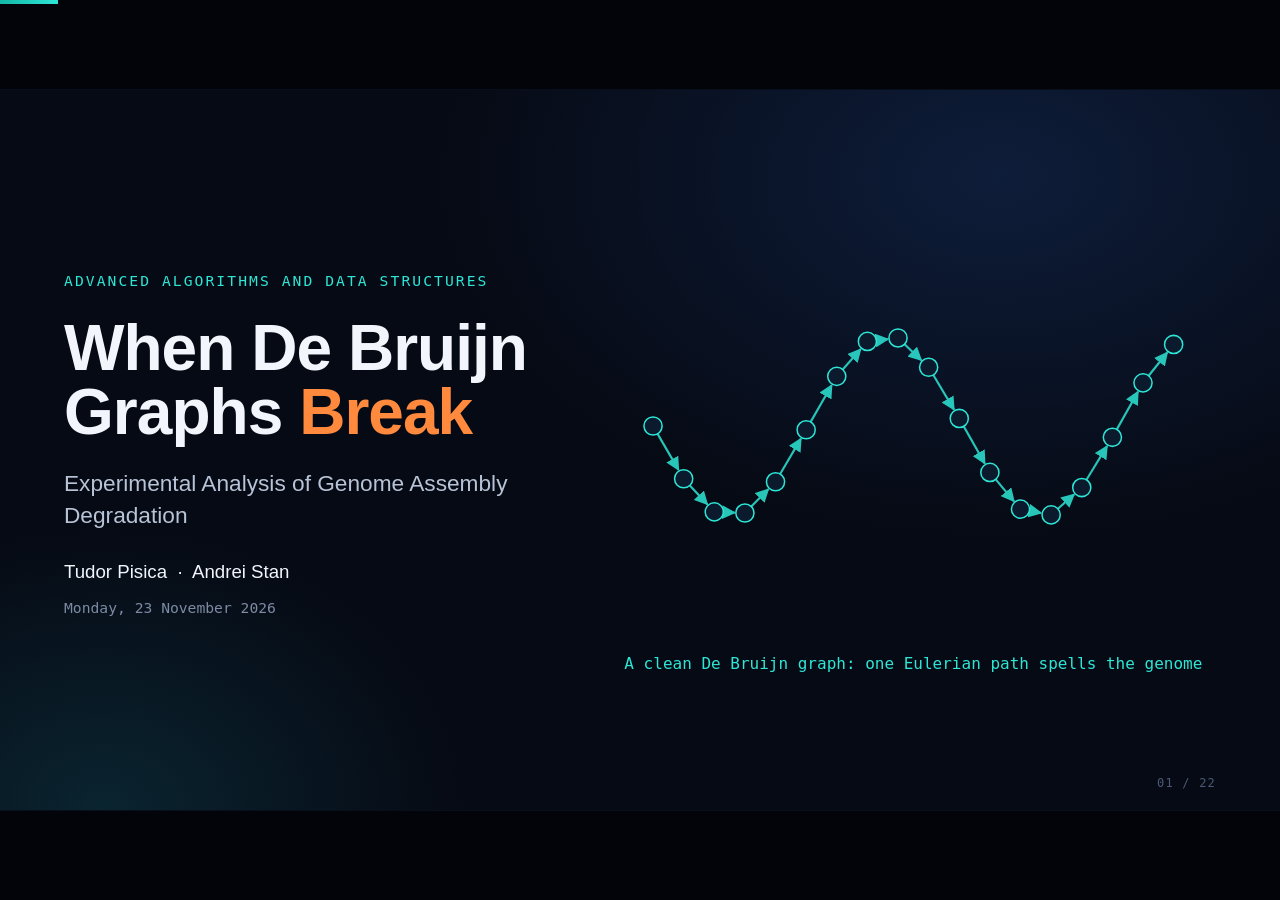
<file: presentation/index.html>
<!doctype html>
<html lang="en">
<head>
<meta charset="utf-8">
<meta name="viewport" content="width=device-width, initial-scale=1">
<title>When De Bruijn Graphs Break</title>
<meta name="description" content="Analyzing the Degradation of De Bruijn Graphs in Genome Assembly — Tudor Pisica & Andrei Stan">
<link rel="stylesheet" href="css/deck.css">
</head>
<body>
<div id="progress"></div>
<div id="viewport"><div id="stage"></div></div>

<div id="chrome" aria-label="Presentation controls">
  <button id="b-prev" title="Previous (←)">◀</button>
  <span class="count" id="count">1 / 16</span>
  <button id="b-next" title="Next (→ / Space)">▶</button>
  <span class="timer" id="timer" title="Elapsed (T resets)">0:00</span>
  <button id="b-fs" title="Fullscreen (F)">⛶</button>
  <button id="b-help" title="Keyboard help (?)">?</button>
</div>
<div id="notes"></div>
<div id="help"><div class="box">
  <kbd>→</kbd> <kbd>Space</kbd> <kbd>PgDn</kbd> next step / slide &nbsp; <kbd>←</kbd> <kbd>PgUp</kbd> back<br>
  <kbd>F</kbd> fullscreen &nbsp; <kbd>N</kbd> notes overlay &nbsp; <kbd>P</kbd> presenter window<br>
  <kbd>K</kbd> play / pause the slide's animation &nbsp; <kbd>R</kbd> reset the slide's demo<br>
  <kbd>T</kbd> restart the timer &nbsp; <kbd>Home</kbd>/<kbd>End</kbd> first / last slide &nbsp; <kbd>Esc</kbd> close overlays
</div></div>

<script src="data/lambda-data.js"></script>
<script src="js/notes.js"></script>
<script src="js/toy-graph.js"></script>
<script src="js/charts.js"></script>
<script src="js/deck.js"></script>
<script src="js/viz.js"></script>
<script src="js/slides.js"></script>
<script>Deck.init();</script>
</body>
</html>
</file>
<file: presentation/css/deck.css>
/* ------------------------------------------------------------------
   De Bruijn degradation deck — layout is authored for a fixed
   1920×1080 stage that is scaled to fit any window (no reflow, no overflow).
   ------------------------------------------------------------------ */
:root {
  --bg: #060a14;
  --bg-2: #0b1222;
  --panel: #0f1829;
  --panel-2: #142036;
  --rule: #22314d;
  --ink: #f2f6fc;
  --ink-2: #b7c3d6;
  --muted: #7d8aa3;
  --cyan: #2ee6d6;
  --teal: #14b8a6;
  --blue: #4c9dff;
  --orange: #ff8a3d;
  --red: #ff4d5e;
  --purple: #b57bff;
  --yellow: #ffd166;
  --green: #4ade80;
  --font: "Segoe UI Variable", "Segoe UI", "Inter", "Helvetica Neue", Arial, sans-serif;
  --display: "Segoe UI Variable Display", "Segoe UI", "Helvetica Neue", Arial, sans-serif;
  --mono: "Cascadia Code", "Cascadia Mono", Consolas, "SFMono-Regular", Menlo, monospace;
  --math: "Cambria Math", "Cambria", "STIX Two Math", "Times New Roman", serif;
}
* { box-sizing: border-box; }
html, body { margin: 0; height: 100%; background: #02040a; color: var(--ink); font-family: var(--font); overflow: hidden; }
button { font-family: inherit; }

/* ---------- stage ---------- */
#viewport { position: fixed; inset: 0; display: grid; place-items: center; }
#stage {
  position: absolute; left: 50%; top: 50%;
  width: 1920px; height: 1080px;
  transform-origin: 0 0;
  background: radial-gradient(1400px 900px at 78% 12%, #0e1d3a 0%, transparent 60%),
              radial-gradient(900px 700px at 8% 100%, #0a2430 0%, transparent 60%), var(--bg);
  overflow: hidden;
  box-shadow: 0 0 0 1px #0d1526;
}
.slide { position: absolute; inset: 0; padding: 72px 96px 88px; display: none; flex-direction: column; }
.slide.active { display: flex; animation: slideIn .45s cubic-bezier(.2,.7,.2,1); }
@keyframes slideIn { from { opacity: 0; transform: translateY(14px); } to { opacity: 1; transform: none; } }

/* ---------- type ---------- */
.eyebrow { font-family: var(--mono); font-size: 22px; letter-spacing: .14em; text-transform: uppercase; color: var(--cyan); margin-bottom: 14px; }
.eyebrow.warn { color: var(--orange); }
.eyebrow.shock { color: var(--purple); }
h1 { font-family: var(--display); font-weight: 700; font-size: 64px; line-height: 1.06; margin: 0 0 10px; letter-spacing: -.015em; }
h2 { font-family: var(--display); font-weight: 650; font-size: 54px; line-height: 1.1; margin: 0; letter-spacing: -.01em; }
h3 { font-size: 30px; font-weight: 600; margin: 0 0 10px; }
.lead { font-size: 30px; color: var(--ink-2); line-height: 1.4; max-width: 1500px; }
.small { font-size: 22px; color: var(--muted); }
.muted { color: var(--muted); }
.mono { font-family: var(--mono); }
.c-cyan { color: var(--cyan); } .c-orange { color: var(--orange); } .c-red { color: var(--red); }
.c-purple { color: var(--purple); } .c-yellow { color: var(--yellow); } .c-green { color: var(--green); } .c-blue { color: var(--blue); }
.header { display: flex; justify-content: space-between; align-items: flex-end; gap: 40px; margin-bottom: 28px; flex: none; }
.header .takeaway { font-size: 26px; color: var(--ink-2); max-width: 760px; text-align: right; line-height: 1.35; }
.body { flex: 1; min-height: 0; display: grid; gap: 40px; }
.cols-2 { grid-template-columns: 1fr 1fr; }
.cols-21 { grid-template-columns: 1.35fr 1fr; }
.cols-12 { grid-template-columns: 1fr 1.35fr; }
.cols-3 { grid-template-columns: repeat(3, 1fr); }
.stack { display: flex; flex-direction: column; gap: 22px; min-height: 0; }
.center { display: flex; align-items: center; justify-content: center; }

/* ---------- panels, chips ---------- */
.panel { background: linear-gradient(180deg, var(--panel), #0c1424); border: 1px solid var(--rule); border-radius: 18px; padding: 26px 30px; min-height: 0; position: relative; }
.panel h3 { font-size: 26px; color: var(--ink); }
.tag { display: inline-flex; align-items: center; gap: 10px; font-family: var(--mono); font-size: 18px; letter-spacing: .08em; text-transform: uppercase; padding: 6px 14px; border-radius: 999px; border: 1px solid currentColor; }
.tag.measured { color: var(--cyan); background: #2ee6d612; }
.tag.model { color: var(--yellow); background: #ffd16612; }
.tag.sim { color: var(--purple); background: #b57bff14; }
.tag.hyp { color: var(--orange); background: #ff8a3d12; }
.panel-tag { position: absolute; top: 20px; right: 22px; }
.verdict { font-family: var(--mono); font-weight: 700; font-size: 22px; letter-spacing: .08em; padding: 8px 16px; border-radius: 10px; display: inline-block; }
.verdict.ok { color: #052e1b; background: var(--green); }
.verdict.part { color: #2b1b00; background: var(--yellow); }

/* ---------- math ---------- */
.math { font-family: var(--math); font-size: 40px; letter-spacing: .01em; white-space: nowrap; }
.math.big { font-size: 58px; }
.math.mid { font-size: 34px; }
.math i { font-style: italic; }
.frac { display: inline-flex; flex-direction: column; vertical-align: middle; text-align: center; margin: 0 .12em; line-height: 1.05; }
.frac > span:first-child { border-bottom: 2px solid currentColor; padding: 0 .15em .05em; }
.frac > span:last-child { padding: .05em .15em 0; }
sup, sub { font-size: .62em; }
.term-f { color: var(--orange); }
.term-i { color: var(--cyan); }

/* ---------- controls inside slides ---------- */
.ctrl-row { display: flex; align-items: center; gap: 16px; flex-wrap: wrap; font-size: 22px; color: var(--ink-2); }
.btn { font-size: 21px; color: var(--ink); background: var(--panel-2); border: 1px solid #2c3f62; border-radius: 12px; padding: 10px 18px; cursor: pointer; transition: background .15s, border-color .15s, transform .1s; }
.btn:hover { background: #1b2a46; border-color: var(--cyan); }
.btn:active { transform: translateY(1px); }
.btn.on { border-color: var(--cyan); color: var(--cyan); background: #0f2a33; }
.btn.warn.on { border-color: var(--orange); color: var(--orange); background: #2e1a0d; }
.btn.purple.on { border-color: var(--purple); color: var(--purple); background: #221635; }
input[type=range] { -webkit-appearance: none; appearance: none; height: 8px; border-radius: 4px; background: #22314d; outline: none; width: 360px; }
input[type=range]::-webkit-slider-thumb { -webkit-appearance: none; width: 26px; height: 26px; border-radius: 50%; background: var(--cyan); border: 3px solid #04121a; cursor: pointer; box-shadow: 0 0 0 4px #2ee6d633; }
input[type=range]::-moz-range-thumb { width: 22px; height: 22px; border-radius: 50%; background: var(--cyan); border: 3px solid #04121a; cursor: pointer; }
.readout { font-family: var(--mono); font-size: 24px; color: var(--ink); min-width: 70px; display: inline-block; }

/* ---------- stats ---------- */
.stats { display: grid; gap: 14px; }
.stat { background: #0a1322; border: 1px solid var(--rule); border-radius: 14px; padding: 14px 18px; }
.stat .k { font-family: var(--mono); font-size: 17px; letter-spacing: .08em; text-transform: uppercase; color: var(--muted); }
.stat .v { font-family: var(--mono); font-size: 36px; font-weight: 600; margin-top: 4px; font-variant-numeric: tabular-nums; }

/* ---------- tables ---------- */
table.data { border-collapse: collapse; font-size: 24px; font-variant-numeric: tabular-nums; width: 100%; }
table.data th { font-family: var(--mono); font-size: 18px; letter-spacing: .06em; text-transform: uppercase; color: var(--muted); text-align: right; padding: 10px 14px; border-bottom: 1px solid var(--rule); font-weight: 500; }
table.data td { text-align: right; padding: 11px 14px; border-bottom: 1px solid #18243b; font-family: var(--mono); }
table.data th:first-child, table.data td:first-child { text-align: left; }
table.data tr.hl td { color: var(--purple); background: #b57bff10; }

/* ---------- charts ---------- */
.chart { width: 100%; height: 100%; position: relative; }
.chart svg { display: block; width: 100%; height: 100%; overflow: visible; }
.chart .axis text { fill: var(--ink-2); font-size: 19px; font-family: var(--font); }
.chart .axis-label { fill: var(--ink-2); font-size: 21px; }
.chart .grid line { stroke: #1d2a42; stroke-width: 1; }
.chart .axis line.dom { stroke: #3a4b6b; stroke-width: 1.5; }
.chart .series path.line { fill: none; stroke-width: 3.5; stroke-linejoin: round; stroke-linecap: round; }
.chart .series path.band { stroke: none; opacity: .17; }
.chart .series circle { stroke: #060a14; stroke-width: 2.5; cursor: pointer; transition: r .12s; }
.chart .series circle:hover { r: 9; }
.chart .legend text { font-size: 20px; fill: var(--ink); }
.chart .ann text { font-size: 19px; }
.chart-tip { position: absolute; pointer-events: none; background: #050912ee; border: 1px solid #34507a; border-radius: 10px; padding: 10px 14px; font-family: var(--mono); font-size: 18px; color: var(--ink); white-space: nowrap; transform: translate(-50%, calc(-100% - 16px)); opacity: 0; transition: opacity .12s; z-index: 5; }
.chart-tip.show { opacity: 1; }
.plot-meta { font-size: 18px; color: var(--muted); font-family: var(--mono); margin-top: 6px; }
.plot-img { width: 100%; height: 100%; object-fit: contain; border-radius: 12px; background: #fcfcfb; }

/* ---------- graphs ---------- */
svg.graph { width: 100%; height: 100%; display: block; overflow: visible; }
svg.graph .edge { fill: none; stroke: var(--teal); stroke-width: 2.5; opacity: .85; transition: stroke .3s, opacity .3s; }
svg.graph .node { fill: #0b1a2c; stroke: var(--cyan); stroke-width: 2.5; transition: fill .3s, stroke .3s, r .3s; }
svg.graph .node.unbal { stroke: var(--red); fill: #3a0d16; }
svg.graph .node.err { stroke: var(--orange); }
svg.graph .edge.err { stroke: var(--orange); }
svg.graph .lbl { fill: var(--ink-2); font-family: var(--mono); font-size: 15px; text-anchor: middle; dominant-baseline: central; pointer-events: none; }

/* DNA read strip */
.dna { display: inline-flex; gap: 4px; font-family: var(--mono); }
.dna span { width: 38px; height: 46px; display: grid; place-items: center; font-size: 26px; font-weight: 600; border-radius: 6px; background: #0e1a2d; border: 1px solid #22314d; color: var(--ink); transition: background .2s, border-color .2s, color .2s; }
.dna span.click { cursor: pointer; }
.dna span.click:hover { border-color: var(--orange); }
.dna span.mut { background: #ff8a3d; color: #1a0b00; border-color: #ffb27a; }
.dna span.inwin { border-color: var(--cyan); box-shadow: inset 0 -4px 0 var(--cyan); }
.dna span.aff { background: #3a1f0e; border-color: var(--orange); }
.dna.sm span { width: 22px; height: 30px; font-size: 17px; border-radius: 4px; }

/* ---------- step reveal ---------- */
[data-step] { transition: opacity .45s, transform .45s, filter .45s; }
.hidden-step { opacity: 0 !important; transform: translateY(12px); pointer-events: none; }

/* ---------- chrome ---------- */
#progress { position: fixed; top: 0; left: 0; height: 4px; background: linear-gradient(90deg, var(--teal), var(--cyan)); z-index: 30; transition: width .35s; }
#chrome { position: fixed; bottom: 14px; left: 50%; transform: translateX(-50%); display: flex; align-items: center; gap: 6px; background: #070d19e6; border: 1px solid #1f2d48; border-radius: 14px; padding: 6px 8px; z-index: 30; opacity: 0; transition: opacity .25s; font-size: 14px; color: var(--ink-2); backdrop-filter: blur(6px); }
body.show-chrome #chrome, #chrome:hover { opacity: 1; }
#chrome button { background: transparent; color: var(--ink); border: 0; border-radius: 9px; padding: 7px 11px; font-size: 14px; cursor: pointer; }
#chrome button:hover { background: #17233b; }
#chrome .count { font-family: var(--mono); padding: 0 8px; min-width: 64px; text-align: center; }
#chrome .timer { font-family: var(--mono); padding: 0 8px; color: var(--cyan); }
.slide-num { position: absolute; bottom: 30px; right: 96px; font-family: var(--mono); font-size: 18px; color: #4b5975; letter-spacing: .1em; }
.slide-foot { position: absolute; bottom: 30px; left: 96px; font-family: var(--mono); font-size: 17px; color: #4b5975; letter-spacing: .06em; }

#notes { position: fixed; left: 0; right: 0; bottom: 0; max-height: 42vh; overflow: auto; background: #050911f5; border-top: 1px solid #22314d; z-index: 25; padding: 18px 28px 64px; font-size: 16px; line-height: 1.55; color: var(--ink-2); display: none; }
body.show-notes #notes { display: block; }
#notes h4 { margin: 0 0 6px; color: var(--ink); font-size: 17px; }
#notes .dur { color: var(--cyan); font-family: var(--mono); }
#notes p { margin: 6px 0; }
#help { position: fixed; inset: 0; display: none; place-items: center; background: #000a; z-index: 40; }
body.show-help #help { display: grid; }
#help .box { background: #0b1222; border: 1px solid #2c3f62; border-radius: 16px; padding: 28px 36px; font-size: 17px; line-height: 1.9; color: var(--ink-2); }
#help kbd { font-family: var(--mono); background: #17233b; border: 1px solid #2c3f62; border-radius: 6px; padding: 2px 8px; color: var(--ink); }

/* ---------- misc animation ---------- */
@keyframes pulse { 0%,100% { opacity: 1; } 50% { opacity: .45; } }
.pulse { animation: pulse 1.6s ease-in-out infinite; }
@keyframes pop { 0% { transform: scale(.6); opacity: 0; } 70% { transform: scale(1.06); } 100% { transform: scale(1); opacity: 1; } }
.pop:not(.hidden-step) { animation: pop .6s cubic-bezier(.2,.8,.2,1) both; } /* only animate once revealed, so it never flashes on slide entry */
.glow-purple { text-shadow: 0 0 40px #b57bff88; }
.glow-cyan { text-shadow: 0 0 40px #2ee6d688; }

/* compact inline stat strip used inside demos */
.strip { display: flex; gap: 26px; flex-wrap: wrap; font-family: var(--mono); font-size: 22px; color: var(--muted); }
.strip b { font-size: 30px; color: var(--ink); font-weight: 600; margin-left: 6px; font-variant-numeric: tabular-nums; }
.strip b.c-orange { color: var(--orange); } .strip b.c-red { color: var(--red); } .strip b.c-cyan { color: var(--cyan); } .strip b.c-purple { color: var(--purple); }
.stats.tight { gap: 10px; }
.stats.tight .stat { padding: 8px 12px; }
.stats.tight .stat .k { font-size: 14px; }
.stats.tight .stat .v { font-size: 28px; margin-top: 2px; }
</file>
